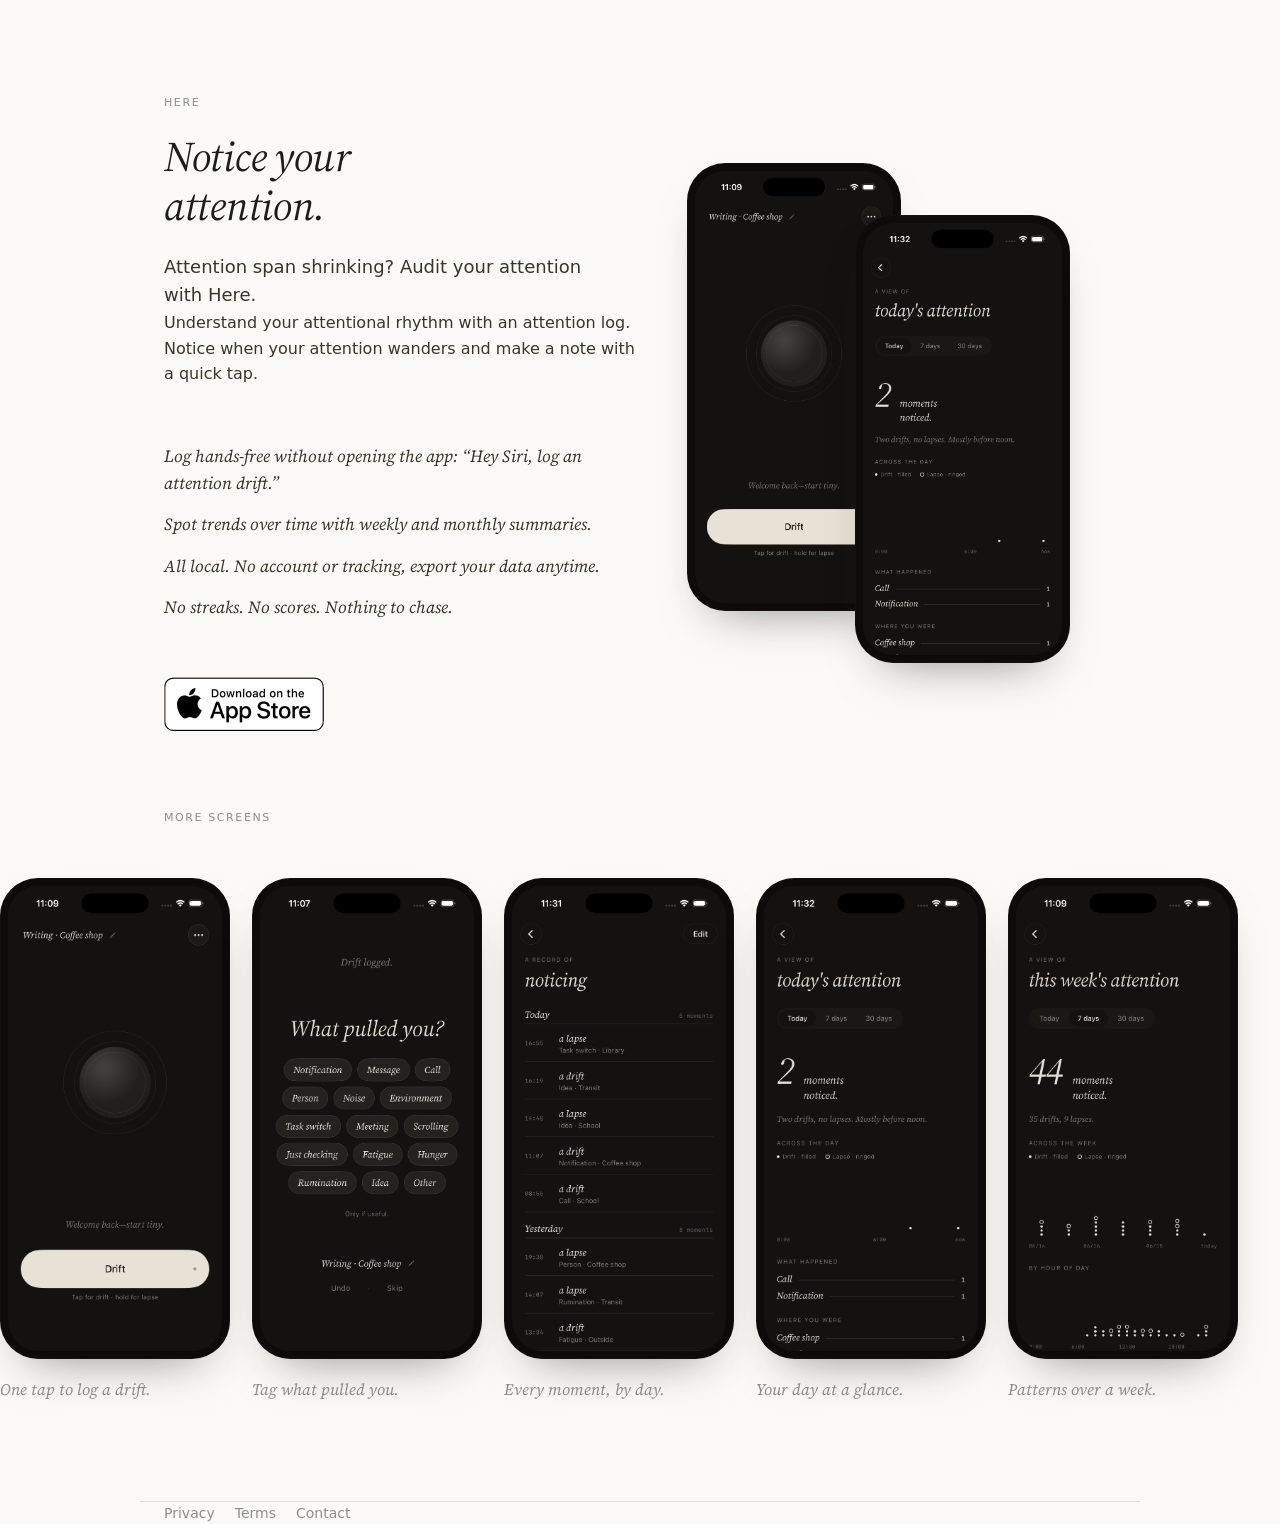
<file: index.html>
<!DOCTYPE html>
<html lang="en">
<head>
  <meta charset="utf-8">
  <meta name="viewport" content="width=device-width, initial-scale=1">
  <title>Here — notice your attention</title>
  <meta name="description" content="Here is a small, quiet iPhone app for noticing where your attention is — without streaks, scores, or goals.">
  <meta name="color-scheme" content="light dark">
  <link rel="stylesheet" href="styles.css">

  <meta property="og:title" content="Here">
  <meta property="og:description" content="A small, quiet app for noticing your attention.">
  <meta property="og:type" content="website">

  <template id="__bundler_thumbnail" data-bg-color="#f5f0e8">
    <svg viewBox="0 0 240 240" xmlns="http://www.w3.org/2000/svg">
      <rect width="240" height="240" fill="#f5f0e8"/>
      <circle cx="120" cy="120" r="60" fill="none" stroke="#1f1d1a" stroke-width="3"/>
      <circle cx="120" cy="120" r="35" fill="#1f1d1a"/>
    </svg>
  </template>
</head>
<body>
  <main>
    <section class="hero">
      <div class="hero-inner">
        <div class="hero-copy">
          <span class="eyebrow">Here</span>
          <h1>Notice your attention.</h1>
          <p class="lede">
            Attention span shrinking? Audit your attention with Here.
          </p>
          <p>
            Understand your attentional rhythm with an attention log. Notice when your attention wanders and make a note with a quick tap.
          </p>

          <div class="principles">
            <span>Log hands-free without opening the app: &ldquo;Hey Siri, log an attention drift.&rdquo;</span>
            <span>Spot trends over time with weekly and monthly summaries.</span>
            <span>All local. No account or tracking, export your data anytime.</span>
            <span>No streaks. No scores. Nothing to chase.</span>
          </div>

          <a class="cta" href="https://apps.apple.com/app/apple-store/id6781139235?pt=526693&amp;ct=site&amp;mt=8">
            <img src="assets/badge-example-alternate_2x.png" alt="Download on the App Store" width="320" height="108">
          </a>
        </div>

        <div class="hero-art">
          <figure class="phone back"><div class="frame"><img src="screens/home.png" alt="Home screen with a single Drift button" width="1206" height="2622"></div></figure>
          <figure class="phone front"><div class="frame"><img src="screens/today.png" alt="Today's attention at a glance" width="1206" height="2622"></div></figure>
        </div>
      </div>
    </section>

    <section class="screens" aria-label="A few screens from the app">
      <div class="wrap-wide">
        <span class="eyebrow">More screens</span>
      </div>

      <div class="rail">
        <figure class="phone">
          <div class="frame"><img src="screens/home.png" alt="Home screen with a single Drift button" loading="lazy" width="1206" height="2622"></div>
          <figcaption>One tap to log a drift.</figcaption>
        </figure>
        <figure class="phone">
          <div class="frame"><img src="screens/categories.png" alt="Choosing what pulled your attention" loading="lazy" width="1206" height="2622"></div>
          <figcaption>Tag what pulled you.</figcaption>
        </figure>
        <figure class="phone">
          <div class="frame"><img src="screens/log.png" alt="A list of noticed moments by day" loading="lazy" width="1206" height="2622"></div>
          <figcaption>Every moment, by day.</figcaption>
        </figure>
        <figure class="phone">
          <div class="frame"><img src="screens/today.png" alt="Today's attention at a glance" loading="lazy" width="1206" height="2622"></div>
          <figcaption>Your day at a glance.</figcaption>
        </figure>
        <figure class="phone">
          <div class="frame"><img src="screens/week.png" alt="This week's attention" loading="lazy" width="1206" height="2622"></div>
          <figcaption>Patterns over a week.</figcaption>
        </figure>
      </div>
    </section>
  </main>

  <footer class="wrap-wide">
    <a href="privacy/">Privacy</a>
    <a href="terms/">Terms</a>
    <a href="mailto:here@berg.cool">Contact</a>
  </footer>
</body>
</html>
</file>
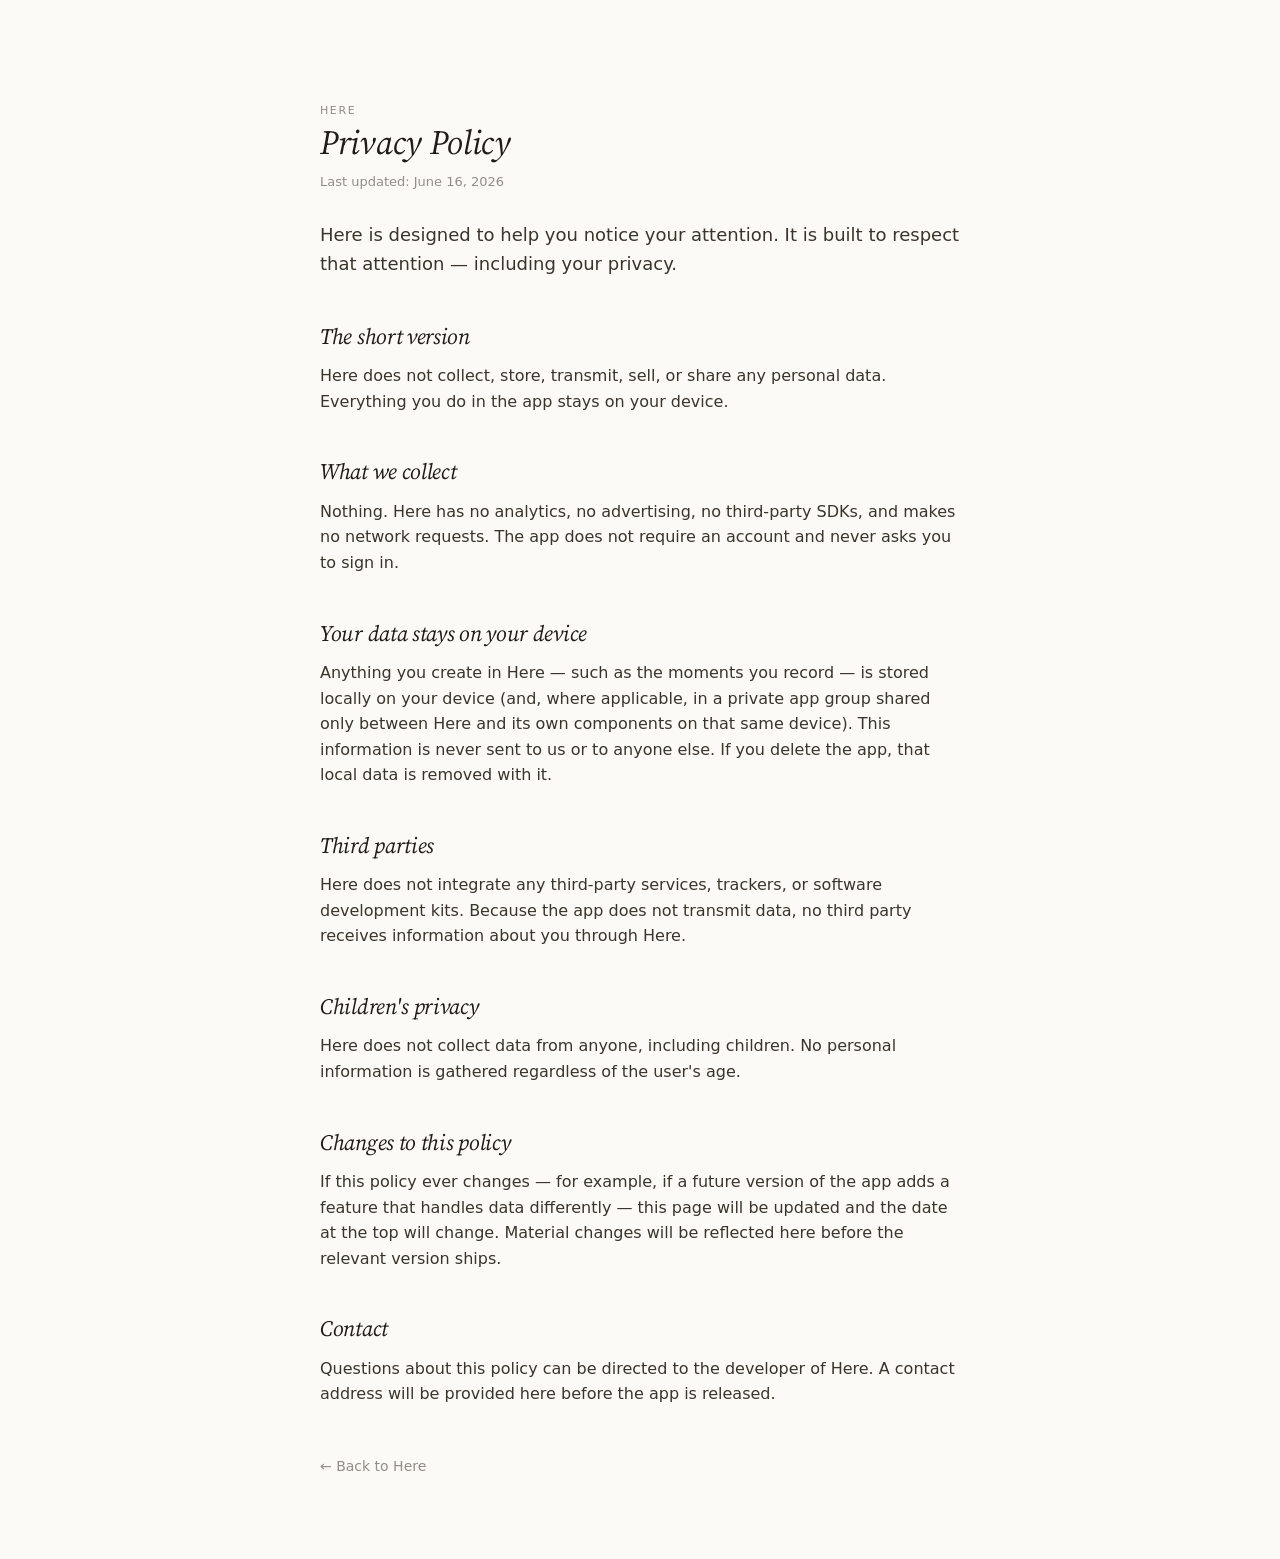
<file: privacy/index.html>
<!DOCTYPE html>
<html lang="en">
<head>
  <meta charset="utf-8">
  <meta name="viewport" content="width=device-width, initial-scale=1">
  <title>Privacy Policy — Here</title>
  <meta name="description" content="Here does not collect, store, or transmit any personal data.">
  <meta name="color-scheme" content="light dark">
  <link rel="stylesheet" href="../styles.css">
</head>
<body>
  <main class="wrap doc">
    <span class="eyebrow">Here</span>
    <h1>Privacy Policy</h1>
    <p class="updated">Last updated: June 16, 2026</p>

    <p class="lead">
      Here is designed to help you notice your attention. It is built to respect
      that attention — including your privacy.
    </p>

    <h2>The short version</h2>
    <p>
      Here does not collect, store, transmit, sell, or share any personal data.
      Everything you do in the app stays on your device.
    </p>

    <h2>What we collect</h2>
    <p>
      Nothing. Here has no analytics, no advertising, no third-party SDKs, and
      makes no network requests. The app does not require an account and never
      asks you to sign in.
    </p>

    <h2>Your data stays on your device</h2>
    <p>
      Anything you create in Here — such as the moments you record — is stored
      locally on your device (and, where applicable, in a private app group
      shared only between Here and its own components on that same device). This
      information is never sent to us or to anyone else. If you delete the app,
      that local data is removed with it.
    </p>

    <h2>Third parties</h2>
    <p>
      Here does not integrate any third-party services, trackers, or software
      development kits. Because the app does not transmit data, no third party
      receives information about you through Here.
    </p>

    <h2>Children's privacy</h2>
    <p>
      Here does not collect data from anyone, including children. No personal
      information is gathered regardless of the user's age.
    </p>

    <h2>Changes to this policy</h2>
    <p>
      If this policy ever changes — for example, if a future version of the app
      adds a feature that handles data differently — this page will be updated
      and the date at the top will change. Material changes will be reflected
      here before the relevant version ships.
    </p>

    <h2>Contact</h2>
    <p>
      Questions about this policy can be directed to the developer of Here. A
      contact address will be provided here before the app is released.
    </p>

    <a class="back" href="../">← Back to Here</a>
  </main>
</body>
</html>
</file>
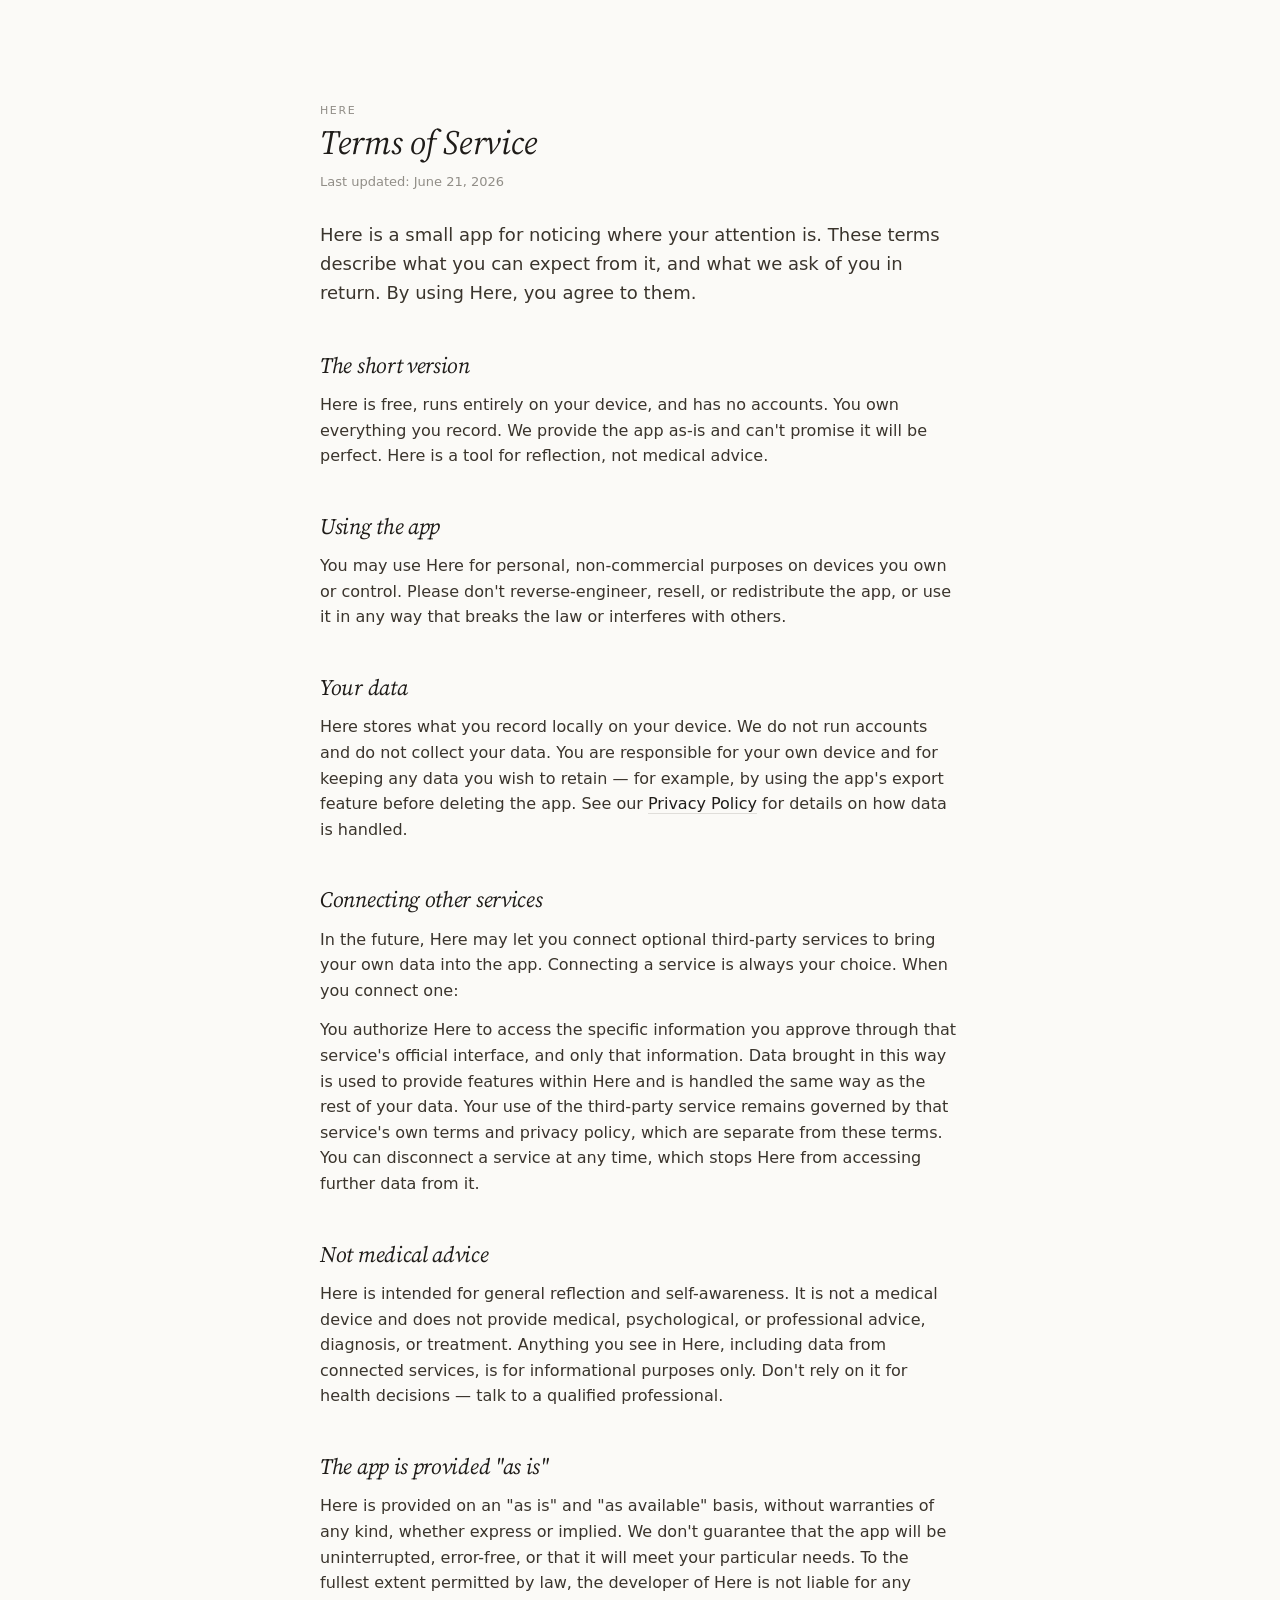
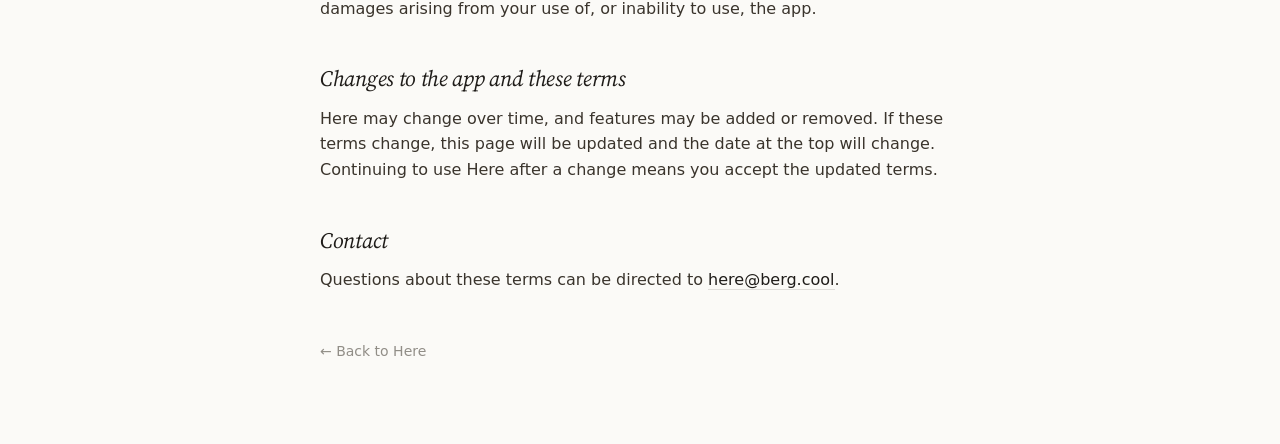
<file: terms/index.html>
<!DOCTYPE html>
<html lang="en">
<head>
  <meta charset="utf-8">
  <meta name="viewport" content="width=device-width, initial-scale=1">
  <title>Terms of Service — Here</title>
  <meta name="description" content="The terms for using Here, a small, local-only app for noticing your attention.">
  <meta name="color-scheme" content="light dark">
  <link rel="stylesheet" href="../styles.css">
</head>
<body>
  <main class="wrap doc">
    <span class="eyebrow">Here</span>
    <h1>Terms of Service</h1>
    <p class="updated">Last updated: June 21, 2026</p>

    <p class="lead">
      Here is a small app for noticing where your attention is. These terms
      describe what you can expect from it, and what we ask of you in return.
      By using Here, you agree to them.
    </p>

    <h2>The short version</h2>
    <p>
      Here is free, runs entirely on your device, and has no accounts. You own
      everything you record. We provide the app as-is and can't promise it will
      be perfect. Here is a tool for reflection, not medical advice.
    </p>

    <h2>Using the app</h2>
    <p>
      You may use Here for personal, non-commercial purposes on devices you
      own or control. Please don't reverse-engineer, resell, or redistribute the
      app, or use it in any way that breaks the law or interferes with others.
    </p>

    <h2>Your data</h2>
    <p>
      Here stores what you record locally on your device. We do not run accounts
      and do not collect your data. You are responsible for your own device and
      for keeping any data you wish to retain — for example, by using the app's
      export feature before deleting the app. See our
      <a href="../privacy/">Privacy Policy</a> for details on how data is handled.
    </p>

    <h2>Connecting other services</h2>
    <p>
      In the future, Here may let you connect optional third-party services to
      bring your own data into the app. Connecting a service is always your
      choice. When you connect one:
    </p>
    <p>
      You authorize Here to access the specific information you approve through
      that service's official interface, and only that information. Data brought
      in this way is used to provide features within Here and is handled the same
      way as the rest of your data. Your use of the third-party service remains
      governed by that service's own terms and privacy policy, which are separate
      from these terms. You can disconnect a service at any time, which stops Here
      from accessing further data from it.
    </p>

    <h2>Not medical advice</h2>
    <p>
      Here is intended for general reflection and self-awareness. It is not a
      medical device and does not provide medical, psychological, or professional
      advice, diagnosis, or treatment. Anything you see in Here, including data
      from connected services, is for informational purposes only. Don't rely on
      it for health decisions — talk to a qualified professional.
    </p>

    <h2>The app is provided "as is"</h2>
    <p>
      Here is provided on an "as is" and "as available" basis, without warranties
      of any kind, whether express or implied. We don't guarantee that the app
      will be uninterrupted, error-free, or that it will meet your particular
      needs. To the fullest extent permitted by law, the developer of Here is not
      liable for any damages arising from your use of, or inability to use, the
      app.
    </p>

    <h2>Changes to the app and these terms</h2>
    <p>
      Here may change over time, and features may be added or removed. If these
      terms change, this page will be updated and the date at the top will change.
      Continuing to use Here after a change means you accept the updated terms.
    </p>

    <h2>Contact</h2>
    <p>
      Questions about these terms can be directed to
      <a href="mailto:here@berg.cool">here@berg.cool</a>.
    </p>

    <a class="back" href="../">← Back to Here</a>
  </main>
</body>
</html>
</file>
<file: styles.css>
/* ─────────── Here · site tokens (from the app's design system) ─────────── */

@import url('https://fonts.googleapis.com/css2?family=Source+Serif+4:ital,opsz,wght@0,8..60,400;0,8..60,500;1,8..60,400;1,8..60,500&display=swap');

:root {
  /* Light · paper */
  --paper: #FBFAF7;
  --paper-alt: #F4EFE6;
  --paper-tint: #ECE5D6;
  --ink: #1F1C19;
  --ink-2: #3A342C;
  --ink-3: rgba(58, 52, 44, 0.55);
  --rule: rgba(58, 52, 44, 0.14);

  --surface: var(--paper);
  --surface-alt: var(--paper-alt);
  --fg: var(--ink);
  --fg-2: var(--ink-2);
  --fg-3: var(--ink-3);
  --border: var(--rule);

  --font-serif: "Source Serif 4", "Iowan Old Style", Georgia, serif;
  --font-sans: -apple-system, BlinkMacSystemFont, "Segoe UI", system-ui, sans-serif;

  --max-width: 640px;
  --wide: 1000px;
  --margin: 24px;
}

@media (prefers-color-scheme: dark) {
  :root {
    --surface: #141210;
    --surface-alt: #1C1A17;
    --fg: rgba(245, 240, 232, 0.92);
    --fg-2: rgba(245, 240, 232, 0.92);
    --fg-3: rgba(245, 240, 232, 0.45);
    --border: rgba(245, 240, 232, 0.10);
  }
}

* { box-sizing: border-box; }

html { -webkit-text-size-adjust: 100%; }

body {
  font-family: var(--font-sans);
  background: var(--surface);
  color: var(--fg);
  font-size: 16px;
  line-height: 1.6;
  -webkit-font-smoothing: antialiased;
  margin: 0;
  padding: 0;
}

.wrap {
  max-width: var(--max-width);
  margin: 0 auto;
  padding: 0 var(--margin);
}

.wrap-wide {
  max-width: var(--wide);
  margin: 0 auto;
  padding: 0 var(--margin);
}

/* ─────────── Typography ─────────── */

h1, h2, h3 {
  font-family: var(--font-serif);
  font-style: italic;
  font-weight: 400;
  margin: 0;
  letter-spacing: -0.3px;
  line-height: 1.2;
}

.eyebrow {
  font-size: 11px;
  font-weight: 500;
  letter-spacing: 1.6px;
  text-transform: uppercase;
  color: var(--fg-3);
}

p { margin: 0; color: var(--fg-2); }

a { color: var(--fg); text-decoration: none; border-bottom: 1px solid var(--border); }
a:hover { border-bottom-color: var(--fg-3); }

/* ─────────── Landing ─────────── */

.hero {
  padding: 88px 0 56px;
}

.hero-inner {
  max-width: var(--wide);
  margin: 0 auto;
  padding: 0 var(--margin);
  display: grid;
  grid-template-columns: 1.05fr 0.95fr;
  gap: 48px;
  align-items: center;
}

.hero h1 {
  font-size: clamp(30px, 5.4vw, 42px);
  line-height: 1.18;
  margin: 18px 0 0;
  max-width: 16ch;
}

.hero .lede {
  font-size: 18px;
  margin-top: 22px;
  max-width: 40ch;
}

/* staggered phone pair */
.hero-art {
  display: grid;
  grid-template-columns: repeat(2, 1fr);
  align-items: center;
}
.hero-art .phone {
  width: 100%;
  max-width: 215px;
  margin: 0;
}
.hero-art .phone.back {
  transform: translateY(-26px);
  z-index: 1;
  justify-self: start;
}
.hero-art .phone.front {
  transform: translateY(26px) translateX(-46px);
  z-index: 2;
  justify-self: start;
}

.principles {
  margin-top: 56px;
  display: flex;
  flex-direction: column;
  gap: 14px;
}

.principles span {
  font-family: var(--font-serif);
  font-style: italic;
  font-size: 17px;
  color: var(--fg-2);
}

.cta {
  display: inline-block;
  margin-top: 56px;
  border-bottom: 0;
  line-height: 0;
}

.cta img {
  display: block;
  width: 160px;
  max-width: 100%;
  height: auto;
}

/* ─────────── Screens ─────────── */

.screens {
  padding: 8px 0 80px;
}

.screens h2 {
  font-size: clamp(24px, 5vw, 30px);
  margin-top: 14px;
}

.rail {
  display: flex;
  gap: 22px;
  margin-top: 36px;
  overflow-x: auto;
  scroll-snap-type: x mandatory;
  -webkit-overflow-scrolling: touch;
  scrollbar-width: none;
  /* full-bleed, but first phone aligns with the heading text */
  padding: 14px max(var(--margin), calc((100vw - var(--wide)) / 2 + var(--margin))) 18px;
}

.rail::-webkit-scrollbar { display: none; }

.rail .phone {
  flex: 0 0 auto;
  width: 230px;
  margin: 0;
  scroll-snap-align: start;
}

.phone .frame {
  border-radius: 38px;
  background: #0c0b0a;
  padding: 7px;
  border: 1px solid rgba(58, 52, 44, 0.16);
  box-shadow: 0 24px 50px -28px rgba(31, 29, 26, 0.55);
  overflow: hidden;
}

.phone img {
  display: block;
  width: 100%;
  height: auto;
  border-radius: 30px;
}

.phone figcaption {
  margin-top: 18px;
  font-family: var(--font-serif);
  font-style: italic;
  font-size: 16px;
  color: var(--fg-3);
}

@media (prefers-color-scheme: dark) {
  .phone .frame {
    background: #000;
    border-color: rgba(245, 240, 232, 0.12);
    box-shadow: 0 24px 50px -30px rgba(0, 0, 0, 0.8);
  }
}

/* ─────────── Hero reflow (small screens) ─────────── */

@media (max-width: 840px) {
  .hero { padding: 72px 0 40px; }
  .hero-inner {
    grid-template-columns: 1fr;
    gap: 44px;
  }
  .hero-art { display: flex; gap: 16px; }
  .hero-art .phone { max-width: 200px; }
  .hero-art .phone.back,
  .hero-art .phone.front { transform: none; }
  .hero-art .phone.front { margin-left: -56px; margin-top: 40px; }
}

/* ─────────── Footer ─────────── */

footer {
  border-top: 1px solid var(--border);
  padding: 28px 0 56px;
  font-size: 14px;
  color: var(--fg-3);
  display: flex;
  gap: 20px;
  flex-wrap: wrap;
}

footer a { border-bottom: none; color: var(--fg-3); }
footer a:hover { color: var(--fg); }

/* ─────────── Policy page ─────────── */

.doc { padding: 96px 0 80px; }
.doc h1 { font-size: clamp(28px, 6vw, 34px); }
.doc .updated { font-size: 13px; color: var(--fg-3); margin-top: 10px; }
.doc h2 {
  font-size: 22px;
  margin-top: 44px;
}
.doc p { margin-top: 14px; }
.doc .lead { font-size: 18px; margin-top: 28px; }
.doc .back {
  display: inline-block;
  margin-top: 48px;
  font-size: 14px;
  color: var(--fg-3);
  border-bottom: none;
}
.doc .back:hover { color: var(--fg); }
</file>
